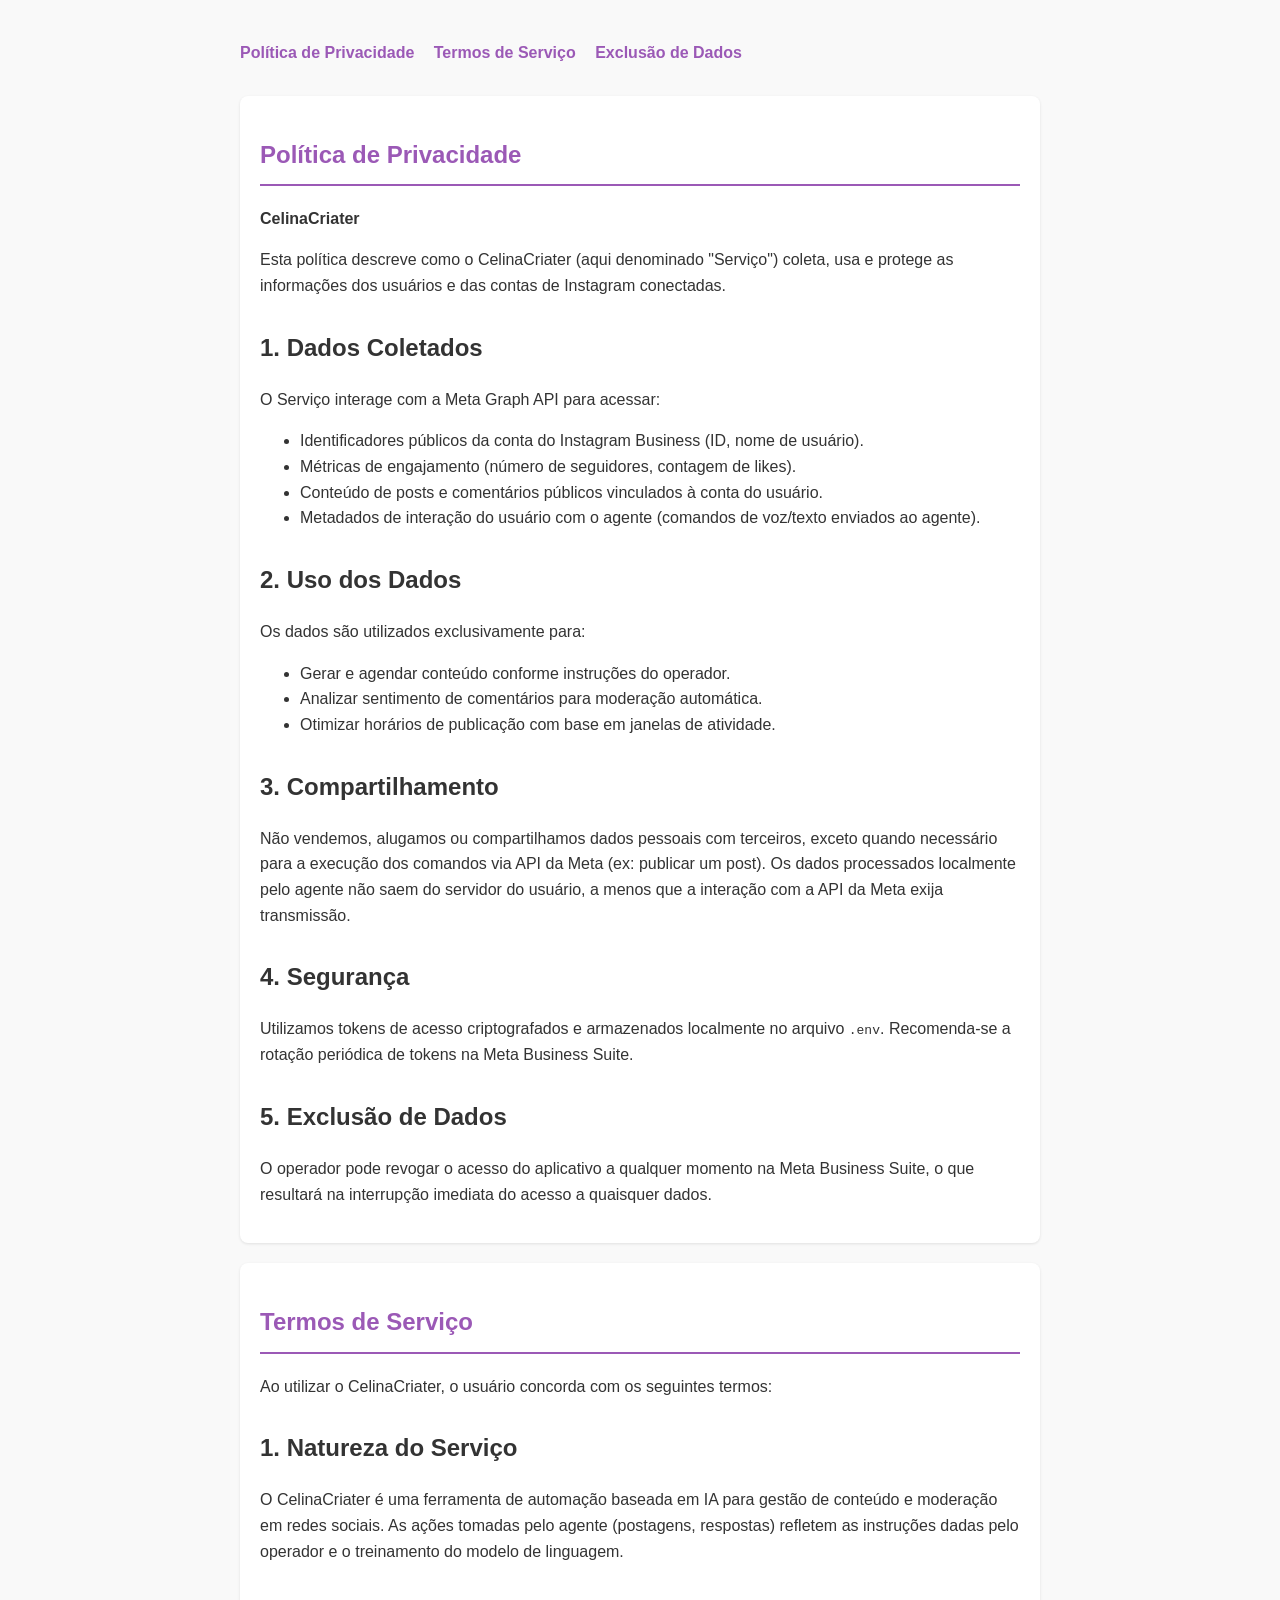
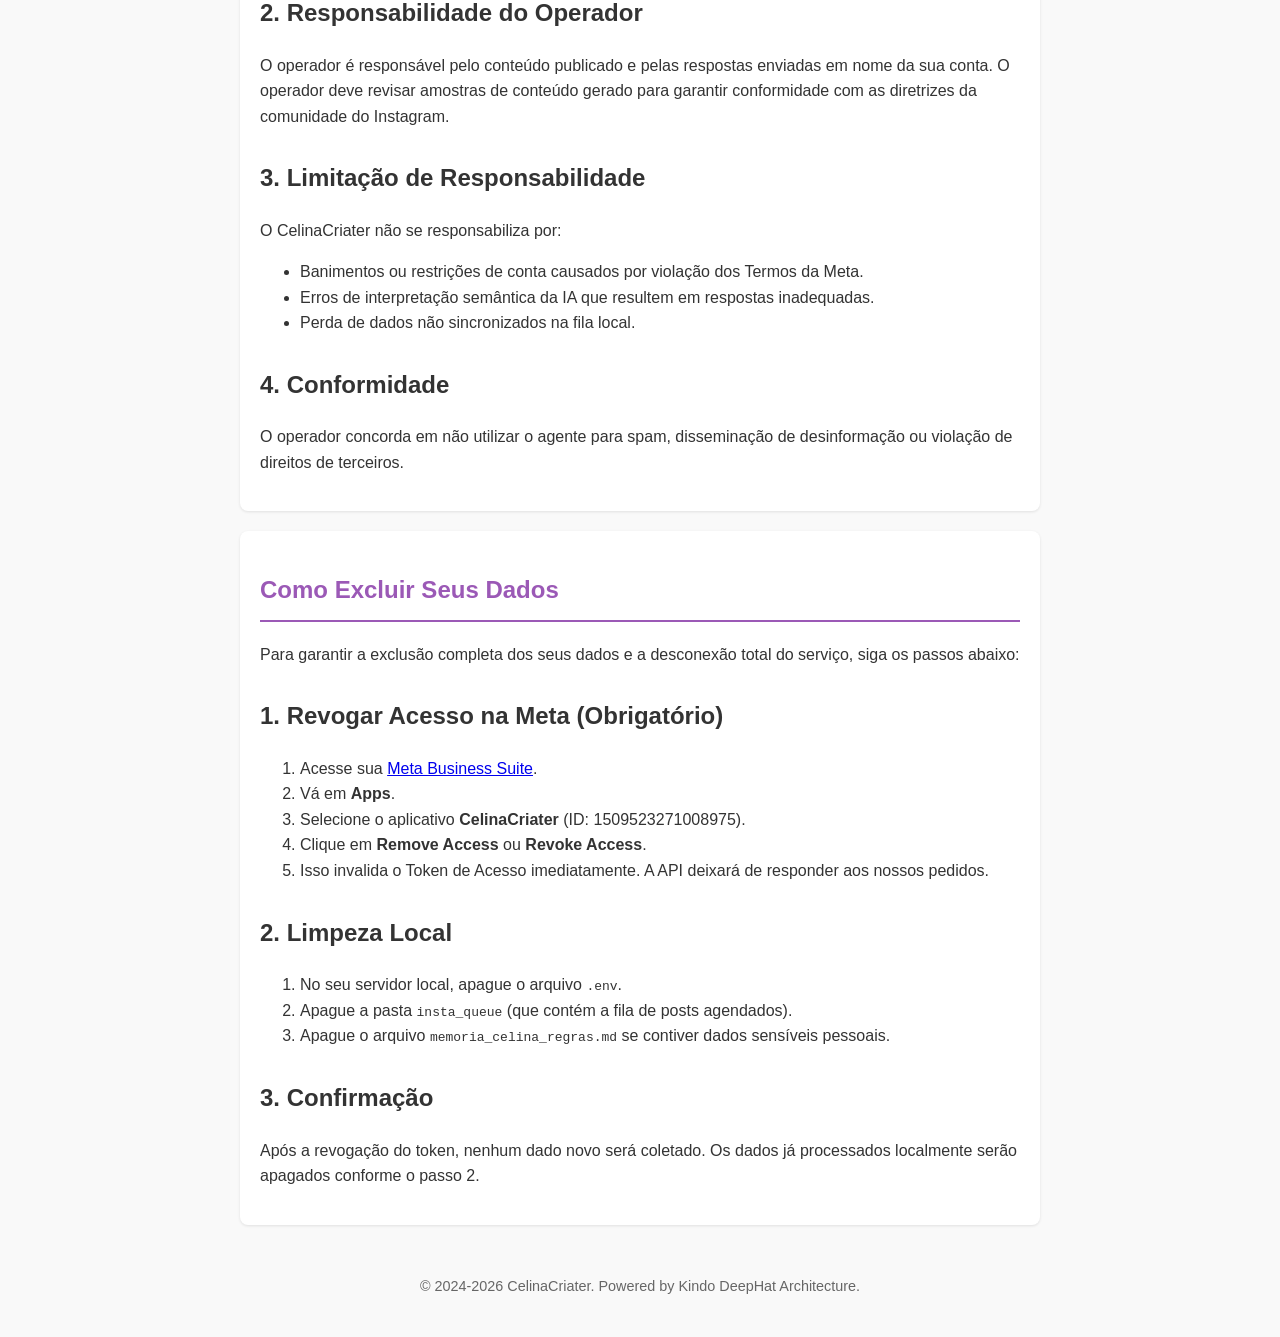
<file: public/assets/aistudio/index_40b498f3.html>
<!DOCTYPE html>
<html lang="pt-BR">
<head>
    <meta charset="UTF-8">
    <meta name="viewport" content="width=device-width, initial-scale=1.0">
    <title>CelinaCriater - Legal & Privacy</title>
    <style>
        body {
            font-family: -apple-system, BlinkMacSystemFont, "Segoe UI", Roboto, Helvetica, Arial, sans-serif;
            line-height: 1.6;
            color: #333;
            max-width: 800px;
            margin: 0 auto;
            padding: 40px 20px;
            background-color: #f9f9f9;
        }
        h1 {
            color: #9b59b6; /* Cor roxa, remetendo a criatividade/IA */
            border-bottom: 2px solid #9b59b6;
            padding-bottom: 10px;
        }
        h2 {
            color: #333;
            margin-top: 30px;
        }
        section {
            background: #fff;
            padding: 20px;
            margin-bottom: 20px;
            border-radius: 8px;
            box-shadow: 0 1px 3px rgba(0,0,0,0.1);
        }
        .nav-links {
            margin-bottom: 30px;
        }
        .nav-links a {
            margin-right: 15px;
            color: #9b59b6;
            text-decoration: none;
            font-weight: bold;
        }
        footer {
            margin-top: 50px;
            font-size: 0.9em;
            color: #666;
            text-align: center;
        }
    </style>
</head>
<body>

    <div class="nav-links">
        <a href="#privacy">Política de Privacidade</a>
        <a href="#terms">Termos de Serviço</a>
        <a href="#deletion">Exclusão de Dados</a>
    </div>

    <section id="privacy">
        <h1>Política de Privacidade</h1>
        <p><strong>CelinaCriater</strong></p>
        <p>Esta política descreve como o CelinaCriater (aqui denominado "Serviço") coleta, usa e protege as informações dos usuários e das contas de Instagram conectadas.</p>
        
        <h2>1. Dados Coletados</h2>
        <p>O Serviço interage com a Meta Graph API para acessar:</p>
        <ul>
            <li>Identificadores públicos da conta do Instagram Business (ID, nome de usuário).</li>
            <li>Métricas de engajamento (número de seguidores, contagem de likes).</li>
            <li>Conteúdo de posts e comentários públicos vinculados à conta do usuário.</li>
            <li>Metadados de interação do usuário com o agente (comandos de voz/texto enviados ao agente).</li>
        </ul>

        <h2>2. Uso dos Dados</h2>
        <p>Os dados são utilizados exclusivamente para:</p>
        <ul>
            <li>Gerar e agendar conteúdo conforme instruções do operador.</li>
            <li>Analizar sentimento de comentários para moderação automática.</li>
            <li>Otimizar horários de publicação com base em janelas de atividade.</li>
        </ul>

        <h2>3. Compartilhamento</h2>
        <p>Não vendemos, alugamos ou compartilhamos dados pessoais com terceiros, exceto quando necessário para a execução dos comandos via API da Meta (ex: publicar um post). Os dados processados localmente pelo agente não saem do servidor do usuário, a menos que a interação com a API da Meta exija transmissão.</p>

        <h2>4. Segurança</h2>
        <p>Utilizamos tokens de acesso criptografados e armazenados localmente no arquivo <code>.env</code>. Recomenda-se a rotação periódica de tokens na Meta Business Suite.</p>

        <h2>5. Exclusão de Dados</h2>
        <p>O operador pode revogar o acesso do aplicativo a qualquer momento na Meta Business Suite, o que resultará na interrupção imediata do acesso a quaisquer dados.</p>
    </section>

    <section id="terms">
        <h1>Termos de Serviço</h1>
        <p>Ao utilizar o CelinaCriater, o usuário concorda com os seguintes termos:</p>

        <h2>1. Natureza do Serviço</h2>
        <p>O CelinaCriater é uma ferramenta de automação baseada em IA para gestão de conteúdo e moderação em redes sociais. As ações tomadas pelo agente (postagens, respostas) refletem as instruções dadas pelo operador e o treinamento do modelo de linguagem.</p>

        <h2>2. Responsabilidade do Operador</h2>
        <p>O operador é responsável pelo conteúdo publicado e pelas respostas enviadas em nome da sua conta. O operador deve revisar amostras de conteúdo gerado para garantir conformidade com as diretrizes da comunidade do Instagram.</p>

        <h2>3. Limitação de Responsabilidade</h2>
        <p>O CelinaCriater não se responsabiliza por:</p>
        <ul>
            <li>Banimentos ou restrições de conta causados por violação dos Termos da Meta.</li>
            <li>Erros de interpretação semântica da IA que resultem em respostas inadequadas.</li>
            <li>Perda de dados não sincronizados na fila local.</li>
        </ul>

        <h2>4. Conformidade</h2>
        <p>O operador concorda em não utilizar o agente para spam, disseminação de desinformação ou violação de direitos de terceiros.</p>
    </section>

    <section id="deletion">
        <h1>Como Excluir Seus Dados</h1>
        <p>Para garantir a exclusão completa dos seus dados e a desconexão total do serviço, siga os passos abaixo:</p>

        <h2>1. Revogar Acesso na Meta (Obrigatório)</h2>
        <ol>
            <li>Acesse sua <a href="https://business.facebook.com/settings" target="_blank">Meta Business Suite</a>.</li>
            <li>Vá em <strong>Apps</strong>.</li>
            <li>Selecione o aplicativo <strong>CelinaCriater</strong> (ID: 1509523271008975).</li>
            <li>Clique em <strong>Remove Access</strong> ou <strong>Revoke Access</strong>.</li>
            <li>Isso invalida o Token de Acesso imediatamente. A API deixará de responder aos nossos pedidos.</li>
        </ol>

        <h2>2. Limpeza Local</h2>
        <ol>
            <li>No seu servidor local, apague o arquivo <code>.env</code>.</li>
            <li>Apague a pasta <code>insta_queue</code> (que contém a fila de posts agendados).</li>
            <li>Apague o arquivo <code>memoria_celina_regras.md</code> se contiver dados sensíveis pessoais.</li>
        </ol>

        <h2>3. Confirmação</h2>
        <p>Após a revogação do token, nenhum dado novo será coletado. Os dados já processados localmente serão apagados conforme o passo 2.</p>
    </section>

    <footer>
        &copy; 2024-2026 CelinaCriater. Powered by Kindo DeepHat Architecture.
    </footer>

</body>
</html>
</file>
